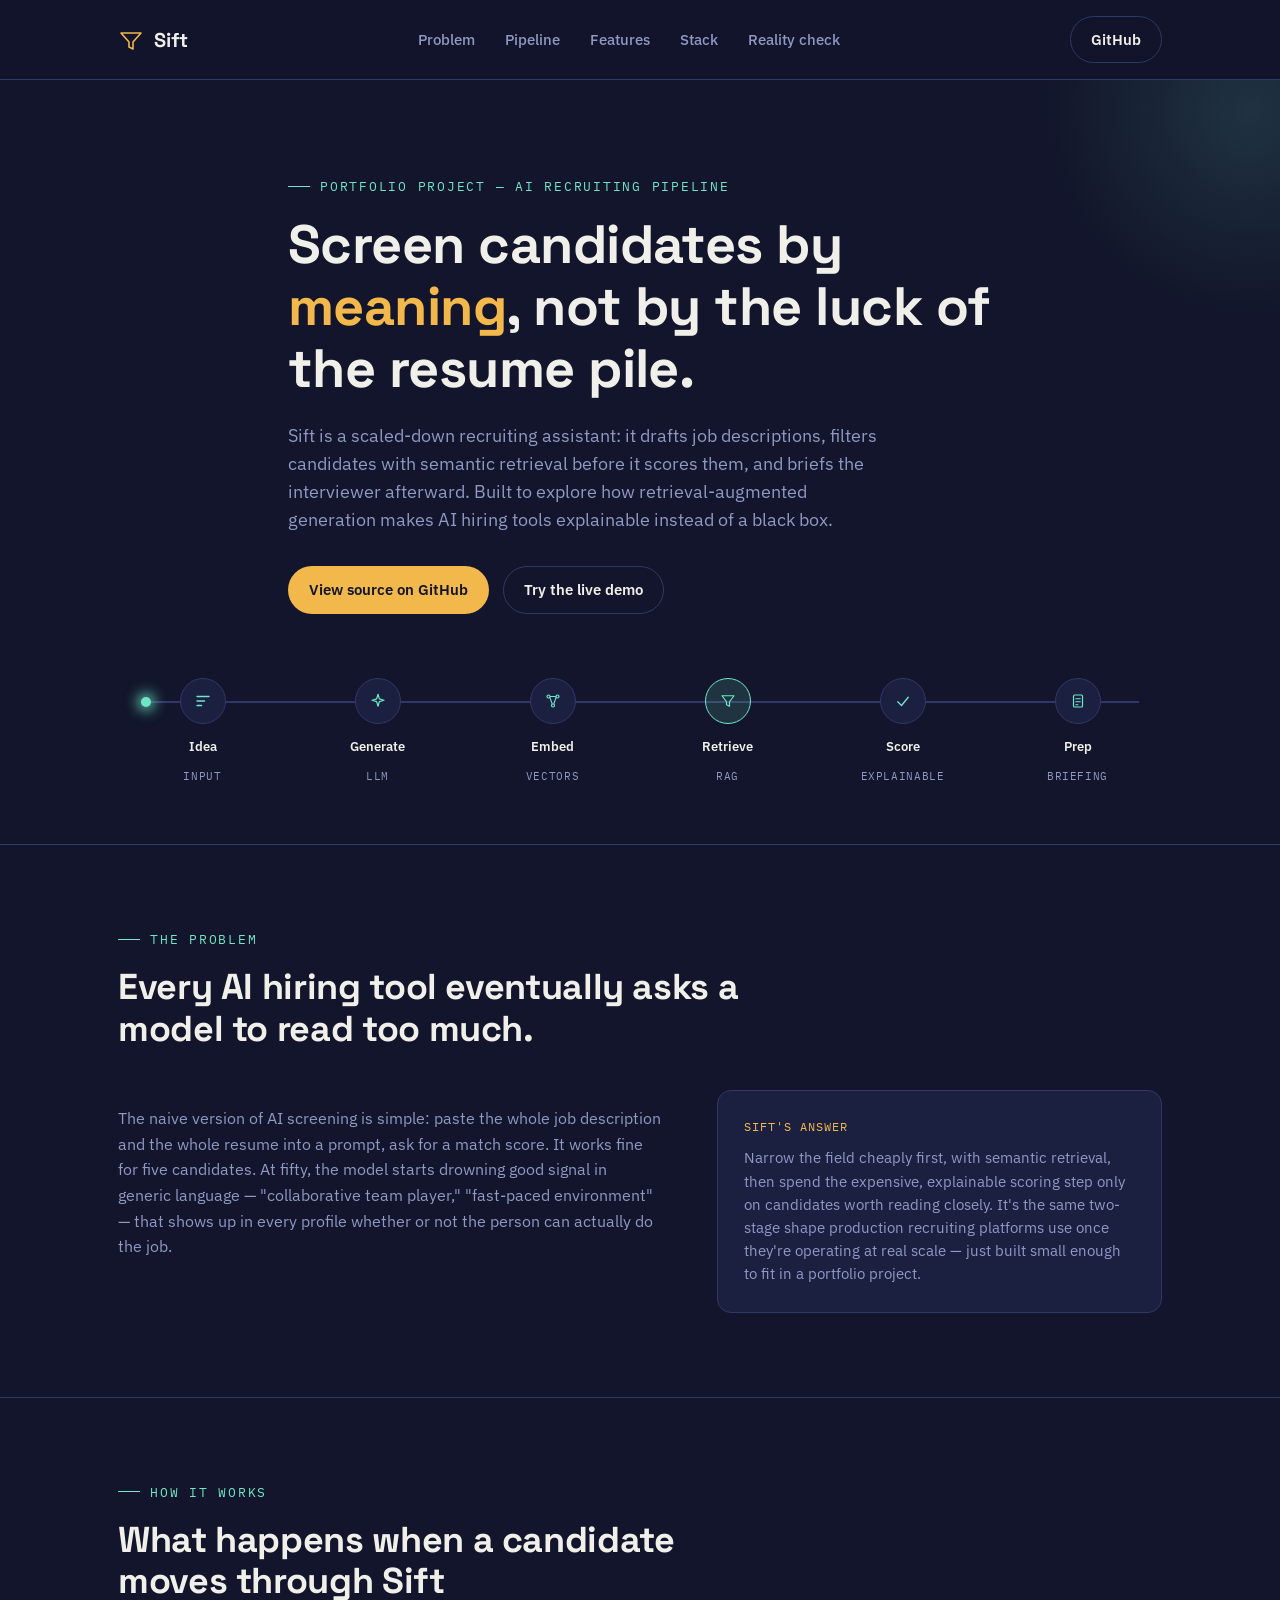
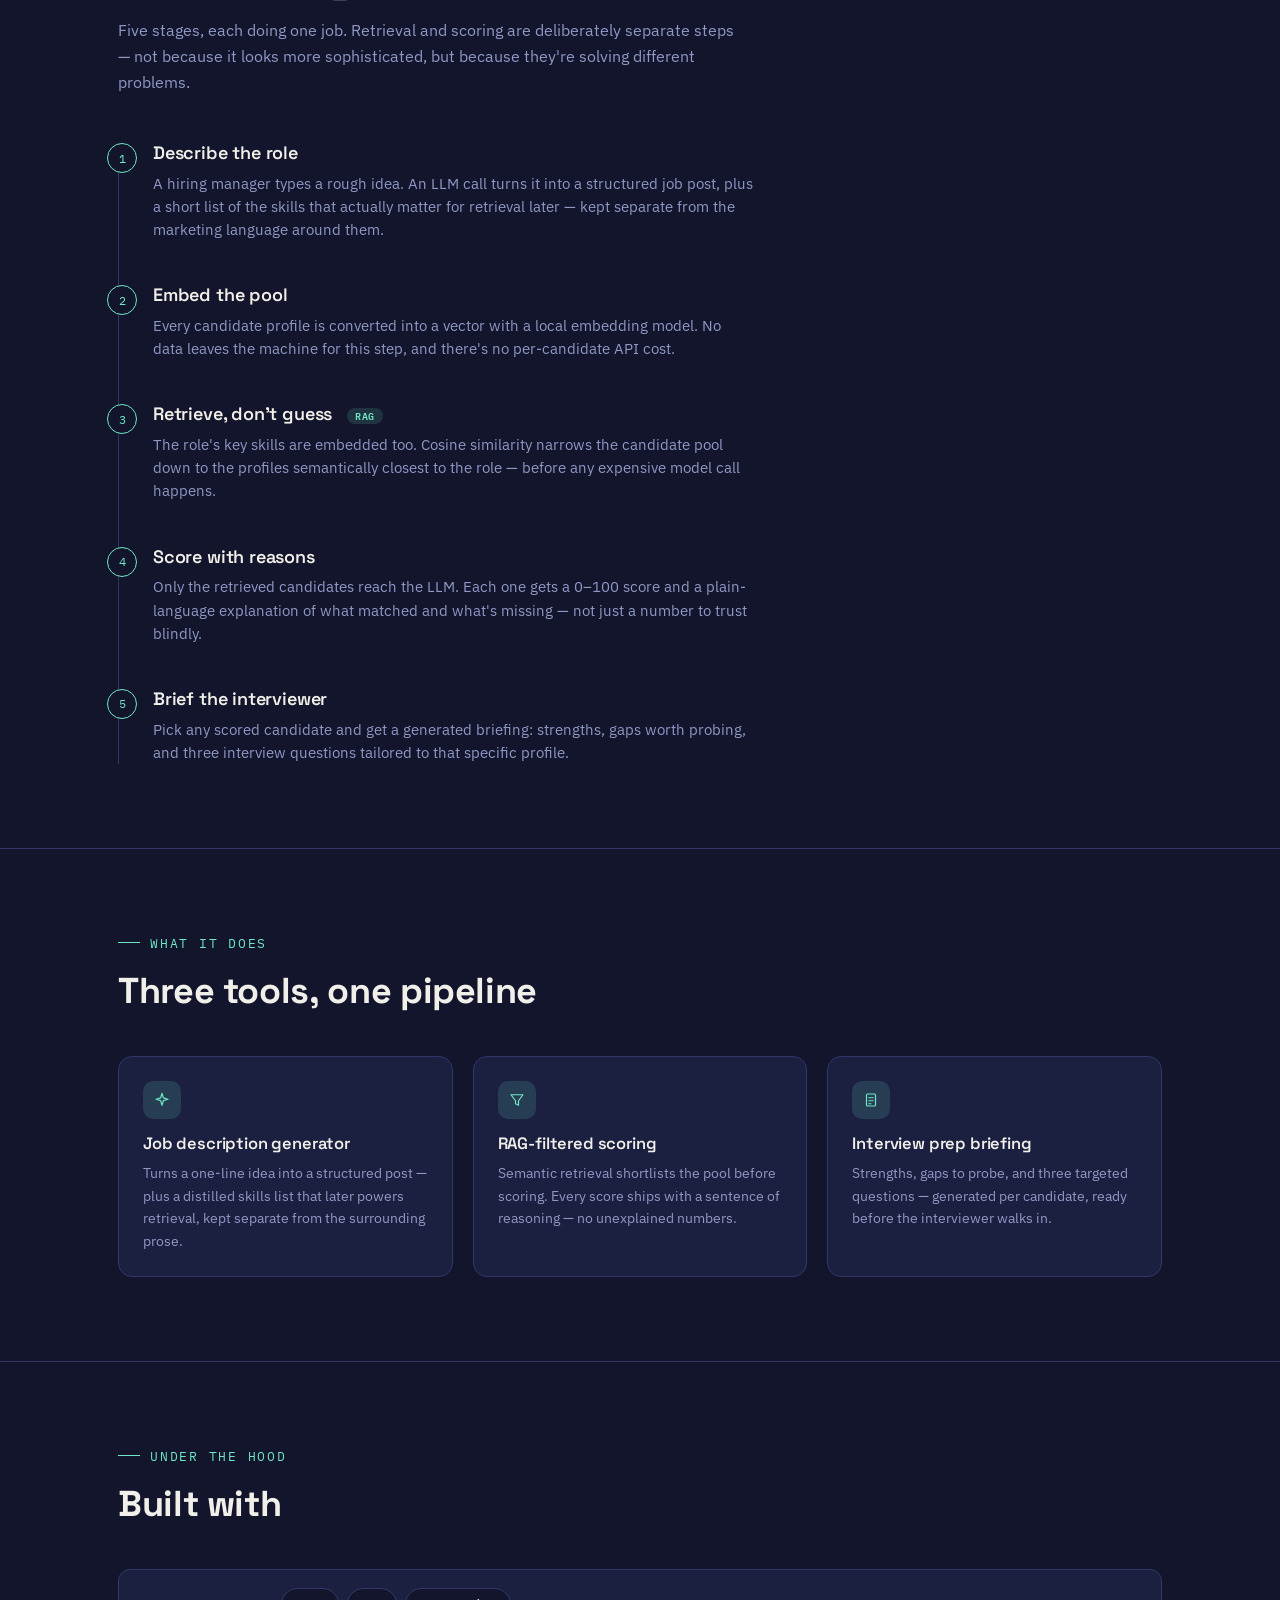
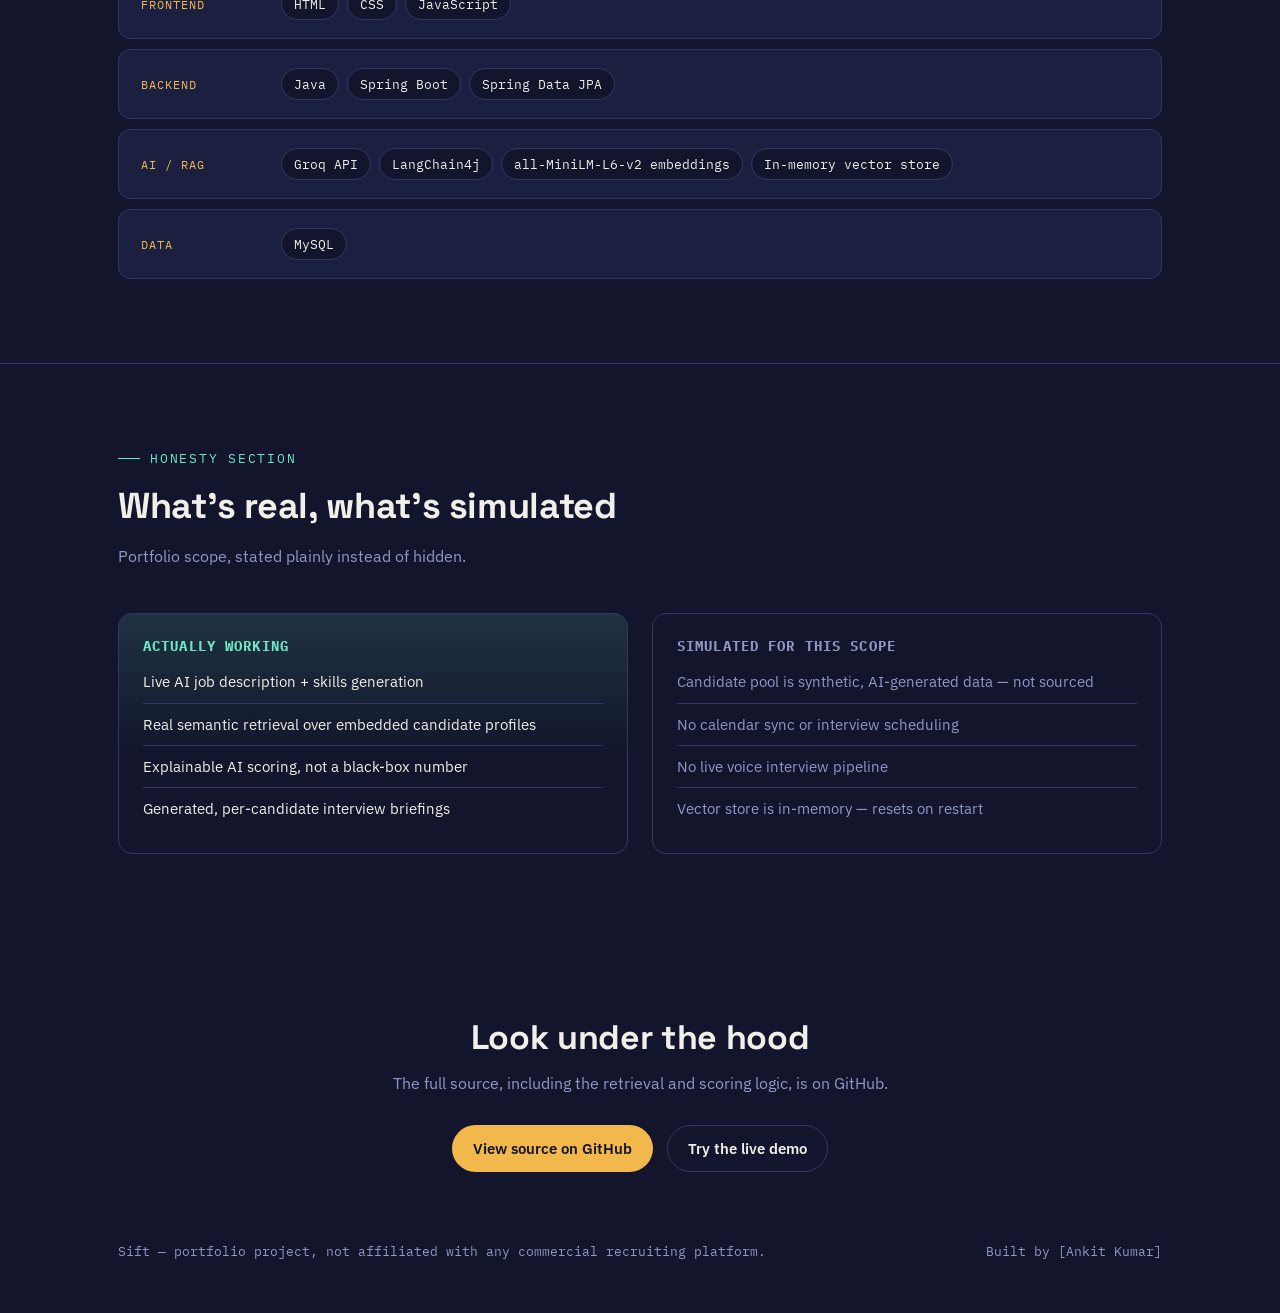
<file: frontend/index.html>
<!DOCTYPE html>
<html lang="en">
<head>
<meta charset="UTF-8">
<meta name="viewport" content="width=device-width, initial-scale=1.0">
<title>Sift — AI recruiting pipeline (portfolio project)</title>
  <link rel="icon" type="image/svg+xml" href="favicon.svg">
<link rel="preconnect" href="https://fonts.googleapis.com">
<link rel="preconnect" href="https://fonts.gstatic.com" crossorigin>
<link href="https://fonts.googleapis.com/css2?family=Space+Grotesk:wght@500;600;700&family=IBM+Plex+Sans:wght@400;500;600&family=IBM+Plex+Mono:wght@400;500&display=swap" rel="stylesheet">
<style>
  :root{
    --bg:#12152B;
    --surface:#1B2040;
    --surface-2:#212752;
    --border:#323768;
    --text:#F1EFE9;
    --text-muted:#9098C4;
    --accent:#F2B84B;
    --accent-ink:#12152B;
    --accent-2:#6FE7C5;
    --accent-2-dim:rgba(111,231,197,0.14);
    --radius:14px;
    --maxw:1100px;
  }

  *{box-sizing:border-box;}
  html{scroll-behavior:smooth;}

  body{
    margin:0;
    background:var(--bg);
    color:var(--text);
    font-family:'IBM Plex Sans', sans-serif;
    line-height:1.6;
    -webkit-font-smoothing:antialiased;
  }

  h1,h2,h3{
    font-family:'Space Grotesk', sans-serif;
    line-height:1.15;
    margin:0;
    letter-spacing:-0.01em;
  }

  .mono{
    font-family:'IBM Plex Mono', monospace;
  }

  a{color:inherit;}

  ::selection{background:var(--accent-2-dim); color:var(--text);}

  :focus-visible{
    outline:2px solid var(--accent-2);
    outline-offset:3px;
    border-radius:4px;
  }

  .wrap{
    max-width:var(--maxw);
    margin:0 auto;
    padding:0 28px;
  }

  .eyebrow{
    font-family:'IBM Plex Mono', monospace;
    font-size:12.5px;
    letter-spacing:0.14em;
    text-transform:uppercase;
    color:var(--accent-2);
    display:flex;
    align-items:center;
    gap:10px;
    margin-bottom:18px;
  }
  .eyebrow::before{
    content:"";
    width:22px;
    height:1px;
    background:var(--accent-2);
    display:inline-block;
  }

  
  header{
    position:sticky;
    top:0;
    z-index:50;
    background:rgba(18,21,43,0.82);
    backdrop-filter:blur(10px);
    border-bottom:1px solid var(--border);
  }
  .nav{
    max-width:var(--maxw);
    margin:0 auto;
    padding:16px 28px;
    display:flex;
    align-items:center;
    justify-content:space-between;
  }
  .brand{
    display:flex;
    align-items:center;
    gap:10px;
    font-family:'Space Grotesk', sans-serif;
    font-weight:700;
    font-size:20px;
    letter-spacing:-0.01em;
  }
  .brand svg{display:block;}
  .navlinks{
    display:flex;
    gap:30px;
    font-size:14.5px;
    font-weight:500;
  }
  .navlinks a{
    text-decoration:none;
    color:var(--text-muted);
    transition:color .15s ease;
  }
  .navlinks a:hover{color:var(--text);}
  .nav-cta{
    display:flex;
    gap:12px;
    align-items:center;
  }
  @media (max-width:820px){
    .navlinks{display:none;}
  }

  
  .btn{
    display:inline-flex;
    align-items:center;
    gap:8px;
    padding:11px 20px;
    border-radius:999px;
    font-weight:600;
    font-size:14.5px;
    text-decoration:none;
    border:1px solid transparent;
    cursor:pointer;
    transition:transform .15s ease, opacity .15s ease, border-color .15s ease;
    white-space:nowrap;
  }
  .btn:hover{transform:translateY(-1px);}
  .btn-primary{
    background:var(--accent);
    color:var(--accent-ink);
  }
  .btn-primary:hover{opacity:0.92;}
  .btn-ghost{
    background:transparent;
    color:var(--text);
    border-color:var(--border);
  }
  .btn-ghost:hover{border-color:var(--accent-2);}

  
  .hero{
    padding:96px 0 60px;
    border-bottom:1px solid var(--border);
    position:relative;
    overflow:hidden;
  }
  .hero::before{
    content:"";
    position:absolute;
    top:-180px; right:-180px;
    width:420px; height:420px;
    background:radial-gradient(circle, var(--accent-2-dim), transparent 70%);
    pointer-events:none;
  }
  .hero-inner{
    max-width:760px;
  }
  .hero h1{
    font-size:clamp(34px, 5.2vw, 54px);
    font-weight:700;
  }
  .hero h1 em{
    font-style:normal;
    color:var(--accent);
  }
  .hero p.lede{
    margin-top:22px;
    font-size:17.5px;
    color:var(--text-muted);
    max-width:600px;
  }
  .hero-ctas{
    margin-top:32px;
    display:flex;
    gap:14px;
    flex-wrap:wrap;
  }

  
  .pipeline-strip{
    margin-top:64px;
    position:relative;
  }
  .pipeline-track{
    display:flex;
    justify-content:space-between;
    align-items:flex-start;
    position:relative;
    gap:6px;
  }
  .pipeline-line{
    position:absolute;
    top:23px;
    left:23px;
    right:23px;
    height:2px;
    background:var(--border);
    z-index:0;
  }
  .pipeline-pulse{
    position:absolute;
    top:-4px;
    left:0;
    width:10px;
    height:10px;
    border-radius:50%;
    background:var(--accent-2);
    box-shadow:0 0 14px 3px var(--accent-2);
    animation:travel 6s linear infinite;
  }
  @keyframes travel{
    0%{left:0%;}
    100%{left:calc(100% - 10px);}
  }
  .p-node{
    position:relative;
    z-index:1;
    flex:1;
    display:flex;
    flex-direction:column;
    align-items:center;
    text-align:center;
    gap:12px;
  }
  .p-node .dot{
    width:46px;
    height:46px;
    border-radius:50%;
    background:var(--surface);
    border:1px solid var(--border);
    display:flex;
    align-items:center;
    justify-content:center;
    color:var(--accent-2);
  }
  .p-node.is-rag .dot{
    border-color:var(--accent-2);
    background:var(--accent-2-dim);
  }
  .p-node .label{
    font-size:12.5px;
    font-weight:600;
    color:var(--text);
  }
  .p-node .tag{
    font-family:'IBM Plex Mono', monospace;
    font-size:10.5px;
    color:var(--text-muted);
    text-transform:uppercase;
    letter-spacing:0.06em;
  }
  @media (max-width:760px){
    .pipeline-line{display:none;}
    .pipeline-track{flex-direction:column; gap:22px; align-items:flex-start;}
    .p-node{flex-direction:row; text-align:left; gap:14px;}
  }
  @media (prefers-reduced-motion: reduce){
    .pipeline-pulse{animation:none; display:none;}
  }

  
  section.block{
    padding:84px 0;
    border-bottom:1px solid var(--border);
  }
  .block h2{
    font-size:clamp(26px, 3.4vw, 36px);
    font-weight:700;
    max-width:640px;
  }
  .block .lede{
    color:var(--text-muted);
    font-size:16px;
    max-width:620px;
    margin-top:16px;
  }

  .problem-grid{
    display:grid;
    grid-template-columns:1.1fr 0.9fr;
    gap:56px;
    margin-top:40px;
    align-items:start;
  }
  .problem-card{
    background:var(--surface);
    border:1px solid var(--border);
    border-radius:var(--radius);
    padding:26px;
  }
  .problem-card .k{
    font-family:'IBM Plex Mono', monospace;
    font-size:12px;
    color:var(--accent);
    text-transform:uppercase;
    letter-spacing:0.08em;
  }
  .problem-card p{
    margin:10px 0 0;
    font-size:14.5px;
    color:var(--text-muted);
  }
  @media (max-width:820px){
    .problem-grid{grid-template-columns:1fr;}
  }

  
  .timeline{
    margin-top:48px;
    position:relative;
    padding-left:34px;
    border-left:1px solid var(--border);
  }
  .t-step{
    position:relative;
    padding-bottom:44px;
  }
  .t-step:last-child{padding-bottom:0;}
  .t-step::before{
    content:attr(data-n);
    position:absolute;
    left:-46px;
    top:0;
    width:28px;
    height:28px;
    border-radius:50%;
    background:var(--bg);
    border:1px solid var(--accent-2);
    color:var(--accent-2);
    font-family:'IBM Plex Mono', monospace;
    font-size:12px;
    display:flex;
    align-items:center;
    justify-content:center;
  }
  .t-step h3{
    font-size:18px;
    font-weight:600;
  }
  .t-step p{
    margin:8px 0 0;
    color:var(--text-muted);
    font-size:14.5px;
    max-width:600px;
  }
  .t-step .badge{
    display:inline-block;
    margin-left:10px;
    font-family:'IBM Plex Mono', monospace;
    font-size:10px;
    letter-spacing:0.06em;
    padding:2px 8px;
    border-radius:999px;
    background:var(--accent-2-dim);
    color:var(--accent-2);
    vertical-align:middle;
  }

  
  .feature-grid{
    display:grid;
    grid-template-columns:repeat(3, 1fr);
    gap:20px;
    margin-top:44px;
  }
  .feature-card{
    background:var(--surface);
    border:1px solid var(--border);
    border-radius:var(--radius);
    padding:24px;
    transition:border-color .15s ease, transform .15s ease;
  }
  .feature-card:hover{
    border-color:var(--accent-2);
    transform:translateY(-2px);
  }
  .feature-card .ic{
    width:38px; height:38px;
    border-radius:10px;
    background:var(--accent-2-dim);
    color:var(--accent-2);
    display:flex; align-items:center; justify-content:center;
    margin-bottom:16px;
  }
  .feature-card h3{
    font-size:16.5px;
    font-weight:600;
  }
  .feature-card p{
    margin:8px 0 0;
    font-size:14px;
    color:var(--text-muted);
  }
  @media (max-width:820px){
    .feature-grid{grid-template-columns:1fr;}
  }

  
  .stack-layers{
    margin-top:44px;
    display:flex;
    flex-direction:column;
    gap:10px;
  }
  .layer{
    background:var(--surface);
    border:1px solid var(--border);
    border-radius:12px;
    padding:18px 22px;
    display:flex;
    align-items:center;
    gap:20px;
    flex-wrap:wrap;
  }
  .layer .lname{
    font-family:'IBM Plex Mono', monospace;
    font-size:12px;
    text-transform:uppercase;
    letter-spacing:0.08em;
    color:var(--accent);
    width:120px;
    flex-shrink:0;
  }
  .chips{
    display:flex;
    gap:8px;
    flex-wrap:wrap;
  }
  .chip{
    font-family:'IBM Plex Mono', monospace;
    font-size:12.5px;
    padding:5px 12px;
    border-radius:999px;
    border:1px solid var(--border);
    color:var(--text);
    background:var(--bg);
  }
  @media (max-width:600px){
    .layer{flex-direction:column; align-items:flex-start;}
  }

  
  .reality-grid{
    display:grid;
    grid-template-columns:1fr 1fr;
    gap:24px;
    margin-top:44px;
  }
  .reality-col{
    border-radius:var(--radius);
    padding:24px;
    border:1px solid var(--border);
  }
  .reality-col.real{
    background:linear-gradient(180deg, var(--accent-2-dim), transparent 60%);
  }
  .reality-col h3{
    font-size:14px;
    font-family:'IBM Plex Mono', monospace;
    text-transform:uppercase;
    letter-spacing:0.08em;
  }
  .reality-col.real h3{color:var(--accent-2);}
  .reality-col.sim h3{color:var(--text-muted);}
  .reality-col ul{
    margin:16px 0 0;
    padding:0;
    list-style:none;
  }
  .reality-col li{
    font-size:14.5px;
    color:var(--text-muted);
    padding:9px 0;
    border-top:1px solid var(--border);
  }
  .reality-col li:first-child{border-top:none; padding-top:0;}
  .reality-col.real li{color:var(--text);}
  @media (max-width:700px){
    .reality-grid{grid-template-columns:1fr;}
  }

  
  footer{
    padding:80px 0 50px;
  }
  .footer-cta{
    text-align:center;
    max-width:560px;
    margin:0 auto;
  }
  .footer-cta h2{
    font-size:clamp(24px, 3.4vw, 34px);
  }
  .footer-cta p{
    color:var(--text-muted);
    margin-top:14px;
  }
  .footer-cta .hero-ctas{justify-content:center; margin-top:28px;}
  .footer-meta{
    margin-top:70px;
    display:flex;
    justify-content:space-between;
    align-items:center;
    flex-wrap:wrap;
    gap:14px;
    font-size:13px;
    color:var(--text-muted);
    font-family:'IBM Plex Mono', monospace;
  }
  
  .reveal{
    opacity:0;
    transform:translateY(16px);
    transition:opacity .5s ease, transform .5s ease;
  }
  .reveal.is-visible{
    opacity:1;
    transform:translateY(0);
  }
  @media (prefers-reduced-motion: reduce){
    .reveal{opacity:1; transform:none; transition:none;}
  }
</style>
</head>
<body>

<header>
  <div class="nav">
    <div class="brand">
      <svg width="26" height="26" viewBox="0 0 26 26" fill="none">
        <path d="M3 6H23L15 15V22L11 20V15L3 6Z" stroke="#F2B84B" stroke-width="1.6" stroke-linejoin="round"/>
      </svg>
      Sift
    </div>
    <nav class="navlinks">
      <a href="#problem">Problem</a>
      <a href="#pipeline">Pipeline</a>
      <a href="#features">Features</a>
      <a href="#stack">Stack</a>
      <a href="#reality">Reality check</a>
    </nav>
    <div class="nav-cta">
      <a class="btn btn-ghost" href="https://github.com/Ankit-0909/sift-ai-recruiter" target="_blank" rel="noopener">GitHub</a>
    </div>
  </div>
</header>

<section class="hero">
  <div class="wrap hero-inner">
    <div class="eyebrow">Portfolio project — AI recruiting pipeline</div>
    <h1>Screen candidates by <em>meaning</em>, not by the luck of the resume pile.</h1>
    <p class="lede">Sift is a scaled-down recruiting assistant: it drafts job descriptions, filters candidates with semantic retrieval before it scores them, and briefs the interviewer afterward. Built to explore how retrieval-augmented generation makes AI hiring tools explainable instead of a black box.</p>
    <div class="hero-ctas">
      <a class="btn btn-primary" href="https://github.com/Ankit-0909/sift-ai-recruiter" target="_blank" rel="noopener">View source on GitHub</a>
      <a class="btn btn-ghost" href="app.html" target="_blank" rel="noopener">Try the live demo</a>
    </div>
  </div>

  <div class="wrap pipeline-strip reveal">
    <div class="pipeline-track">
      <div class="pipeline-line"><span class="pipeline-pulse"></span></div>

      <div class="p-node">
        <div class="dot">
          <svg width="18" height="18" viewBox="0 0 24 24" fill="none"><path d="M4 6H20M4 12H14M4 18H10" stroke="currentColor" stroke-width="1.8" stroke-linecap="round"/></svg>
        </div>
        <div class="label">Idea</div>
        <div class="tag">Input</div>
      </div>

      <div class="p-node">
        <div class="dot">
          <svg width="18" height="18" viewBox="0 0 24 24" fill="none"><path d="M12 3L13.8 9.2L20 11L13.8 12.8L12 19L10.2 12.8L4 11L10.2 9.2L12 3Z" stroke="currentColor" stroke-width="1.6" stroke-linejoin="round"/></svg>
        </div>
        <div class="label">Generate</div>
        <div class="tag">LLM</div>
      </div>

      <div class="p-node">
        <div class="dot">
          <svg width="18" height="18" viewBox="0 0 24 24" fill="none"><circle cx="6" cy="6" r="2" stroke="currentColor" stroke-width="1.6"/><circle cx="18" cy="6" r="2" stroke="currentColor" stroke-width="1.6"/><circle cx="12" cy="18" r="2" stroke="currentColor" stroke-width="1.6"/><path d="M7.7 7L11 16M16.3 7L13 16M8 6H16" stroke="currentColor" stroke-width="1.4"/></svg>
        </div>
        <div class="label">Embed</div>
        <div class="tag">Vectors</div>
      </div>

      <div class="p-node is-rag">
        <div class="dot">
          <svg width="18" height="18" viewBox="0 0 24 24" fill="none"><path d="M4 5H20L14 13V19L10 17V13L4 5Z" stroke="currentColor" stroke-width="1.6" stroke-linejoin="round"/></svg>
        </div>
        <div class="label">Retrieve</div>
        <div class="tag">RAG</div>
      </div>

      <div class="p-node">
        <div class="dot">
          <svg width="18" height="18" viewBox="0 0 24 24" fill="none"><path d="M5 13L10 18L19 7" stroke="currentColor" stroke-width="1.8" stroke-linecap="round" stroke-linejoin="round"/></svg>
        </div>
        <div class="label">Score</div>
        <div class="tag">Explainable</div>
      </div>

      <div class="p-node">
        <div class="dot">
          <svg width="18" height="18" viewBox="0 0 24 24" fill="none"><rect x="6" y="4" width="12" height="16" rx="1.5" stroke="currentColor" stroke-width="1.6"/><path d="M9 9H15M9 13H15M9 17H12" stroke="currentColor" stroke-width="1.4" stroke-linecap="round"/></svg>
        </div>
        <div class="label">Prep</div>
        <div class="tag">Briefing</div>
      </div>
    </div>
  </div>
</section>

<section class="block" id="problem">
  <div class="wrap">
    <div class="eyebrow">The problem</div>
    <h2 class="reveal">Every AI hiring tool eventually asks a model to read too much.</h2>
    <div class="problem-grid">
      <p class="lede reveal">The naive version of AI screening is simple: paste the whole job description and the whole resume into a prompt, ask for a match score. It works fine for five candidates. At fifty, the model starts drowning good signal in generic language — "collaborative team player," "fast-paced environment" — that shows up in every profile whether or not the person can actually do the job.</p>
      <div class="problem-card reveal">
        <div class="k">Sift's answer</div>
        <p>Narrow the field cheaply first, with semantic retrieval, then spend the expensive, explainable scoring step only on candidates worth reading closely. It's the same two-stage shape production recruiting platforms use once they're operating at real scale — just built small enough to fit in a portfolio project.</p>
      </div>
    </div>
  </div>
</section>

<section class="block" id="pipeline">
  <div class="wrap">
    <div class="eyebrow">How it works</div>
    <h2 class="reveal">What happens when a candidate moves through Sift</h2>
    <p class="lede reveal">Five stages, each doing one job. Retrieval and scoring are deliberately separate steps — not because it looks more sophisticated, but because they're solving different problems.</p>

    <div class="timeline">
      <div class="t-step reveal" data-n="1">
        <h3>Describe the role</h3>
        <p>A hiring manager types a rough idea. An LLM call turns it into a structured job post, plus a short list of the skills that actually matter for retrieval later — kept separate from the marketing language around them.</p>
      </div>
      <div class="t-step reveal" data-n="2">
        <h3>Embed the pool</h3>
        <p>Every candidate profile is converted into a vector with a local embedding model. No data leaves the machine for this step, and there's no per-candidate API cost.</p>
      </div>
      <div class="t-step reveal" data-n="3">
        <h3>Retrieve, don't guess <span class="badge">RAG</span></h3>
        <p>The role's key skills are embedded too. Cosine similarity narrows the candidate pool down to the profiles semantically closest to the role — before any expensive model call happens.</p>
      </div>
      <div class="t-step reveal" data-n="4">
        <h3>Score with reasons</h3>
        <p>Only the retrieved candidates reach the LLM. Each one gets a 0–100 score and a plain-language explanation of what matched and what's missing — not just a number to trust blindly.</p>
      </div>
      <div class="t-step reveal" data-n="5">
        <h3>Brief the interviewer</h3>
        <p>Pick any scored candidate and get a generated briefing: strengths, gaps worth probing, and three interview questions tailored to that specific profile.</p>
      </div>
    </div>
  </div>
</section>

<section class="block" id="features">
  <div class="wrap">
    <div class="eyebrow">What it does</div>
    <h2 class="reveal">Three tools, one pipeline</h2>
    <div class="feature-grid">
      <div class="feature-card reveal">
        <div class="ic"><svg width="18" height="18" viewBox="0 0 24 24" fill="none"><path d="M12 3L13.8 9.2L20 11L13.8 12.8L12 19L10.2 12.8L4 11L10.2 9.2L12 3Z" stroke="currentColor" stroke-width="1.6" stroke-linejoin="round"/></svg></div>
        <h3>Job description generator</h3>
        <p>Turns a one-line idea into a structured post — plus a distilled skills list that later powers retrieval, kept separate from the surrounding prose.</p>
      </div>
      <div class="feature-card reveal">
        <div class="ic"><svg width="18" height="18" viewBox="0 0 24 24" fill="none"><path d="M4 5H20L14 13V19L10 17V13L4 5Z" stroke="currentColor" stroke-width="1.6" stroke-linejoin="round"/></svg></div>
        <h3>RAG-filtered scoring</h3>
        <p>Semantic retrieval shortlists the pool before scoring. Every score ships with a sentence of reasoning — no unexplained numbers.</p>
      </div>
      <div class="feature-card reveal">
        <div class="ic"><svg width="18" height="18" viewBox="0 0 24 24" fill="none"><rect x="6" y="4" width="12" height="16" rx="1.5" stroke="currentColor" stroke-width="1.6"/><path d="M9 9H15M9 13H15M9 17H12" stroke="currentColor" stroke-width="1.4" stroke-linecap="round"/></svg></div>
        <h3>Interview prep briefing</h3>
        <p>Strengths, gaps to probe, and three targeted questions — generated per candidate, ready before the interviewer walks in.</p>
      </div>
    </div>
  </div>
</section>

<section class="block" id="stack">
  <div class="wrap">
    <div class="eyebrow">Under the hood</div>
    <h2 class="reveal">Built with</h2>
    <div class="stack-layers">
      <div class="layer reveal">
        <div class="lname">Frontend</div>
        <div class="chips">
          <span class="chip">HTML</span>
          <span class="chip">CSS</span>
          <span class="chip">JavaScript</span>
        </div>
      </div>
      <div class="layer reveal">
        <div class="lname">Backend</div>
        <div class="chips">
          <span class="chip">Java</span>
          <span class="chip">Spring Boot</span>
          <span class="chip">Spring Data JPA</span>
        </div>
      </div>
      <div class="layer reveal">
        <div class="lname">AI / RAG</div>
        <div class="chips">
          <span class="chip">Groq API</span>
          <span class="chip">LangChain4j</span>
          <span class="chip">all-MiniLM-L6-v2 embeddings</span>
          <span class="chip">In-memory vector store</span>
        </div>
      </div>
      <div class="layer reveal">
        <div class="lname">Data</div>
        <div class="chips">
          <span class="chip">MySQL</span>
        </div>
      </div>
    </div>
  </div>
</section>

<section class="block" id="reality" style="border-bottom:none;">
  <div class="wrap">
    <div class="eyebrow">Honesty section</div>
    <h2 class="reveal">What's real, what's simulated</h2>
    <p class="lede reveal">Portfolio scope, stated plainly instead of hidden.</p>
    <div class="reality-grid">
      <div class="reality-col real reveal">
        <h3>Actually working</h3>
        <ul>
          <li>Live AI job description + skills generation</li>
          <li>Real semantic retrieval over embedded candidate profiles</li>
          <li>Explainable AI scoring, not a black-box number</li>
          <li>Generated, per-candidate interview briefings</li>
        </ul>
      </div>
      <div class="reality-col sim reveal">
        <h3>Simulated for this scope</h3>
        <ul>
          <li>Candidate pool is synthetic, AI-generated data — not sourced</li>
          <li>No calendar sync or interview scheduling</li>
          <li>No live voice interview pipeline</li>
          <li>Vector store is in-memory — resets on restart</li>
        </ul>
      </div>
    </div>
  </div>
</section>

<footer>
  <div class="wrap">
    <div class="footer-cta">
      <h2 class="reveal">Look under the hood</h2>
      <p class="reveal">The full source, including the retrieval and scoring logic, is on GitHub.</p>
      <div class="hero-ctas reveal">
        <a class="btn btn-primary" href="https://github.com/Ankit-0909/sift-ai-recruiter" target="_blank" rel="noopener">View source on GitHub</a>
        <a class="btn btn-ghost" href="app.html" target="_blank" rel="noopener">Try the live demo</a>
      </div>
    </div>
    <div class="footer-meta">
      <span>Sift — portfolio project, not affiliated with any commercial recruiting platform.</span>
      <span>Built by [Ankit Kumar]</span>
    </div>
  </div>
</footer>

<script>
  const revealEls = document.querySelectorAll('.reveal');
  if ('IntersectionObserver' in window) {
    const io = new IntersectionObserver((entries) => {
      entries.forEach(entry => {
        if (entry.isIntersecting) {
          entry.target.classList.add('is-visible');
          io.unobserve(entry.target);
        }
      });
    }, { threshold: 0.12 });
    revealEls.forEach(el => io.observe(el));
  } else {
    revealEls.forEach(el => el.classList.add('is-visible'));
  }
</script>

</body>
</html>
</file>
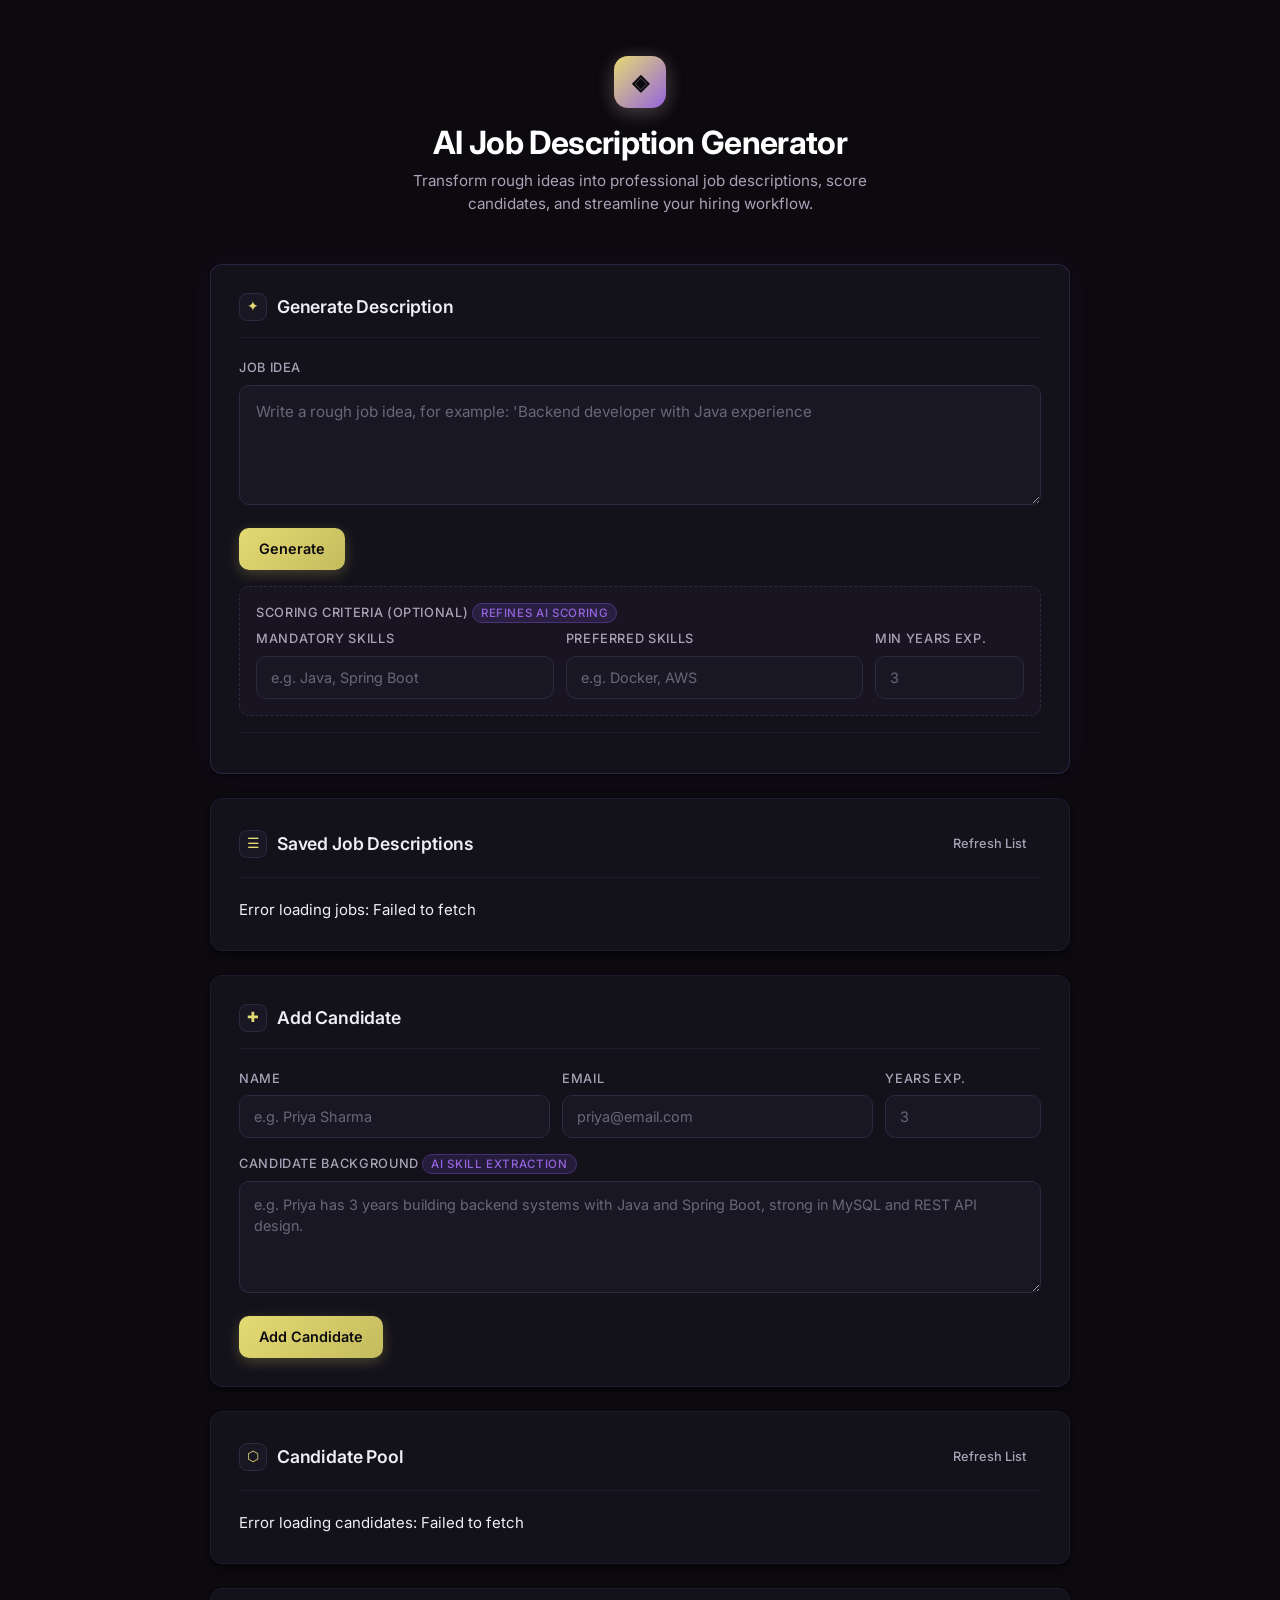
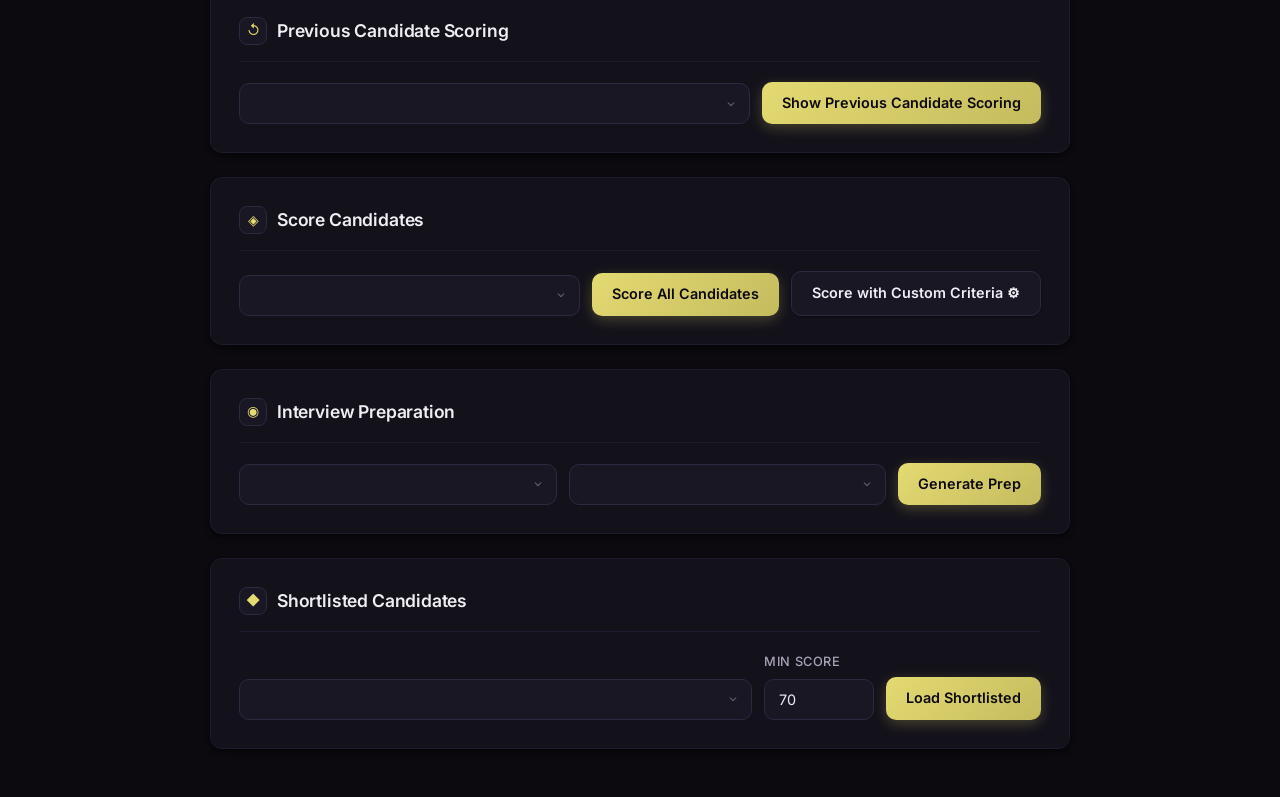
<file: frontend/app.html>
<!DOCTYPE html>
<html lang="en">
<head>
    <meta charset="UTF-8">
    <meta name="viewport" content="width=device-width, initial-scale=1.0">
    <title>Sift - Job Description Generator</title>
    <link rel="stylesheet" href="style.css">
    <link rel="icon" type="image/svg+xml" href="favicon.svg">
    <base target="_blank">
</head>
<body>
<div class="app-wrapper">
    <div class="container">
        <header class="page-header">
            <div class="brand-mark">
                <span class="brand-icon">◈</span>
            </div>
            <h1>AI Job Description Generator</h1>
            <p class="subtitle">Transform rough ideas into professional job descriptions, score candidates, and streamline your hiring workflow.</p>
        </header>


        <section class="section-card primary-section">
            <div class="section-header">
                <span class="section-icon">✦</span>
                <h2>Generate Description</h2>
            </div>
            <div class="input-group">
                <label for="ideaInput">Job Idea</label>
                <textarea id="ideaInput" placeholder="Write a rough job idea, for example: 'Backend developer with Java experience"></textarea>
            </div>
            <div class="action-row">
                <button class="btn-primary" onclick="generateJobDescription()">Generate</button>
            </div>
            <div id="result" class="result-panel"></div>
            <div class="input-group criteria-group">
                <label class="label-with-badge">
                    Scoring Criteria (Optional)
                    <span class="ai-badge">Refines AI Scoring</span>
                </label>
                <div class="form-row">
                    <div class="input-wrapper" style="flex:2;">
                        <label for="mandatorySkillsInput">Mandatory Skills</label>
                        <input type="text" id="mandatorySkillsInput" placeholder="e.g. Java, Spring Boot">
                    </div>
                    <div class="input-wrapper" style="flex:2;">
                        <label for="preferredSkillsInput">Preferred Skills</label>
                        <input type="text" id="preferredSkillsInput" placeholder="e.g. Docker, AWS">
                    </div>
                    <div class="input-wrapper" style="flex:1;">
                        <label for="minExpInput">Min Years Exp.</label>
                        <input type="number" id="minExpInput" placeholder="3">
                    </div>
                </div>
            </div>
            <div class="action-row secondary-actions">
                <button id="saveBtn" class="btn-secondary" onclick="saveJobDescription()" style="display:none;">Save to Database</button>
                <div id="saveStatus" class="status-message"></div>
            </div>
        </section>


        <section class="section-card">
            <div class="section-header">
                <span class="section-icon">☰</span>
                <h2>Saved Job Descriptions</h2>
                <button class="btn-ghost btn-small" onclick="loadAllJobs()">Refresh List</button>
            </div>
            <div id="jobList" class="content-list"></div>
        </section>


        <section class="section-card">
            <div class="section-header">
                <span class="section-icon">✚</span>
                <h2>Add Candidate</h2>
            </div>
            <div class="input-group">
                <div class="form-row">
                    <div class="input-wrapper" style="flex:2;">
                        <label for="newCandName">Name</label>
                        <input type="text" id="newCandName" placeholder="e.g. Priya Sharma">
                    </div>
                    <div class="input-wrapper" style="flex:2;">
                        <label for="newCandEmail">Email</label>
                        <input type="email" id="newCandEmail" placeholder="priya@email.com">
                    </div>
                    <div class="input-wrapper" style="flex:1;">
                        <label for="newCandExp">Years Exp.</label>
                        <input type="number" id="newCandExp" placeholder="3">
                    </div>
                </div>
            </div>
            <div class="input-group">
                <label for="newCandDesc" class="label-with-badge">
                    Candidate Background
                    <span class="ai-badge">AI Skill Extraction</span>
                </label>
                <textarea id="newCandDesc" rows="4" placeholder="e.g. Priya has 3 years building backend systems with Java and Spring Boot, strong in MySQL and REST API design."></textarea>
            </div>
            <div class="action-row">
                <button class="btn-primary" onclick="addCandidateManually()">Add Candidate</button>
            </div>
            <div id="addCandStatus" class="status-message"></div>
        </section>

        <section class="section-card">
            <div class="section-header">
                <span class="section-icon">⬡</span>
                <h2>Candidate Pool</h2>
                <button class="btn-ghost btn-small" onclick="loadCandidateProfiles()">Refresh List</button>
            </div>
            <div id="candidateList" class="content-list"></div>
        </section>


        <section class="section-card">
            <div class="section-header">
                <span class="section-icon">↺</span>
                <h2>Previous Candidate Scoring</h2>
            </div>
            <div class="form-row">
                <div class="select-wrapper">
                    <select id="historyJobSelect"></select>
                </div>
                <button class="btn-primary" onclick="loadPreviousScores()">Show Previous Candidate Scoring</button>
            </div>
            <div id="historyResults" class="content-list"></div>
        </section>


        <section class="section-card">
            <div class="section-header">
                <span class="section-icon">◈</span>
                <h2>Score Candidates</h2>
            </div>
            <div class="form-row">
                <div class="select-wrapper">
                    <select id="jobSelect"></select>
                </div>
                <button class="btn-primary" onclick="scoreAllCandidates()">Score All Candidates</button>
                <button class="btn-secondary" onclick="toggleCustomCriteriaPanel()">Score with Custom Criteria ⚙</button>
            </div>


            <div id="customCriteriaPanel" class="criteria-group" style="display:none;">
                <label class="label-with-badge">
                    Custom Scoring Criteria
                    <span class="ai-badge">Session Only — Not Saved</span>
                </label>
                <div class="form-row">
                    <div class="input-wrapper" style="flex:2;">
                        <label for="customMandatorySkills">Mandatory Skills</label>
                        <input type="text" id="customMandatorySkills" placeholder="e.g. Backend development">
                    </div>
                    <div class="input-wrapper" style="flex:2;">
                        <label for="customPreferredSkills">Preferred Skills</label>
                        <input type="text" id="customPreferredSkills" placeholder="e.g. Java, Spring Boot">
                    </div>
                    <div class="input-wrapper" style="flex:1;">
                        <label for="customMinExp">Min Years Exp.</label>
                        <input type="number" id="customMinExp" placeholder="3">
                    </div>
                </div>
                <div class="input-group" style="margin-top:12px;">
                    <label for="customRecruiterNotes">Recruiter Notes / Flexibility</label>
                    <textarea id="customRecruiterNotes" rows="3" placeholder="e.g. Open to candidates with PHP or similar backend experience instead of Java specifically, if their overall experience is strong."></textarea>
                </div>
                <div class="action-row" style="margin-top:12px;">
                    <button class="btn-primary" onclick="scoreWithCustomCriteria()">Score with these Criteria</button>
                </div>
            </div>

            <div id="scoreResults" class="content-list"></div>
        </section>


        <section class="section-card">
            <div class="section-header">
                <span class="section-icon">◉</span>
                <h2>Interview Preparation</h2>
            </div>
            <div class="form-row">
                <div class="select-wrapper">
                    <select id="prepJobSelect"></select>
                </div>
                <div class="select-wrapper">
                    <select id="candidateSelect"></select>
                </div>
                <button class="btn-primary" onclick="generateInterviewPrep()">Generate Prep</button>
            </div>
            <div id="prepResult" class="result-panel"></div>
        </section>


        <section class="section-card">
            <div class="section-header">
                <span class="section-icon">◆</span>
                <h2>Shortlisted Candidates</h2>
            </div>
            <div class="form-row">
                <div class="select-wrapper">
                    <select id="outreachJobSelect"></select>
                </div>
                <div class="input-wrapper threshold-wrapper">
                    <label for="thresholdInput">Min Score</label>
                    <input type="number" id="thresholdInput" value="70" min="0" max="100" placeholder="Min score">
                </div>
                <button class="btn-primary" onclick="loadShortlisted()">Load Shortlisted</button>
            </div>
            <div id="shortlistResults" class="content-list"></div>
        </section>
    </div>
</div>
<script src="script.js"></script>
</body>
</html>
</file>
<file: frontend/style.css>
@import url('https://fonts.googleapis.com/css2?family=Inter:wght@400;500;600;700&display=swap');


:root {
    --gold: #E4DA72;
    --gold-dim: #c4bb5e;
    --gold-glow: rgba(228, 218, 114, 0.15);
    --gold-glow-strong: rgba(228, 218, 114, 0.3);
    --purple: #9564DD;
    --purple-dim: #7a4fc4;
    --purple-glow: rgba(149, 100, 221, 0.15);
    --purple-glow-strong: rgba(149, 100, 221, 0.3);

    --bg-primary: #0c0a0f;
    --bg-secondary: #13111a;
    --bg-tertiary: #1a1724;
    --bg-elevated: #1e1b2e;
    --border-subtle: #1e1b2e;
    --border-default: #2d2940;
    --border-focus: var(--purple);
    --text-primary: #f0eef5;
    --text-secondary: #a9a3b8;
    --text-muted: #6b6578;
    --success: #7dd87d;
    --warning: #e4c972;
    --danger: #e47d7d;
    --info: #7da8e4;

    --radius-sm: 8px;
    --radius-md: 10px;
    --radius-lg: 12px;
    --shadow-sm: 0 1px 2px 0 rgba(0, 0, 0, 0.5);
    --shadow-md: 0 4px 6px -1px rgba(0, 0, 0, 0.45), 0 2px 4px -2px rgba(0, 0, 0, 0.35);
    --shadow-lg: 0 10px 15px -3px rgba(0, 0, 0, 0.5), 0 4px 6px -4px rgba(0, 0, 0, 0.4);
    --shadow-gold: 0 0 24px rgba(228, 218, 114, 0.08);
    --shadow-purple: 0 0 24px rgba(149, 100, 221, 0.08);
    --transition-fast: 150ms ease;
    --transition-base: 200ms ease;
    --transition-slow: 300ms ease;
}


*, *::before, *::after {
    box-sizing: border-box;
    margin: 0;
    padding: 0;
}

html {
    scroll-behavior: smooth;
    -webkit-font-smoothing: antialiased;
    -moz-osx-font-smoothing: grayscale;
}

body {
    font-family: 'Inter', -apple-system, BlinkMacSystemFont, "Segoe UI", Roboto, sans-serif;
    background: var(--bg-primary);
    color: var(--text-primary);
    min-height: 100vh;
    line-height: 1.6;
    font-size: 15px;
}


.app-wrapper {
    display: flex;
    justify-content: center;
    padding: 48px 20px;
    min-height: 100vh;
}

.container {
    width: 100%;
    max-width: 860px;
    display: flex;
    flex-direction: column;
    gap: 24px;
}


.page-header {
    text-align: center;
    margin-bottom: 8px;
    padding: 8px 0 16px;
}

.brand-mark {
    display: inline-flex;
    align-items: center;
    justify-content: center;
    width: 52px;
    height: 52px;
    background: linear-gradient(135deg, var(--gold) 0%, var(--purple) 100%);
    border-radius: 14px;
    margin-bottom: 16px;
    box-shadow: 0 4px 20px rgba(228, 218, 114, 0.2), 0 4px 20px rgba(149, 100, 221, 0.2);
}

.brand-icon {
    font-size: 1.4rem;
    color: #0c0a0f;
    font-weight: 700;
    line-height: 1;
}

.page-header h1 {
    font-size: 2rem;
    font-weight: 700;
    color: #ffffff;
    letter-spacing: -0.02em;
    line-height: 1.2;
    margin-bottom: 8px;
}

.page-header .subtitle {
    font-size: 0.95rem;
    color: var(--text-secondary);
    max-width: 520px;
    margin: 0 auto;
    line-height: 1.5;
}


.section-card {
    background: var(--bg-secondary);
    border: 1px solid var(--border-subtle);
    border-radius: var(--radius-lg);
    padding: 28px;
    box-shadow: var(--shadow-md);
    transition: border-color var(--transition-base), box-shadow var(--transition-base);
    animation: fadeInUp 0.5s ease backwards;
}

.section-card:nth-child(2) { animation-delay: 0.05s; }
.section-card:nth-child(3) { animation-delay: 0.1s; }
.section-card:nth-child(4) { animation-delay: 0.15s; }
.section-card:nth-child(5) { animation-delay: 0.2s; }
.section-card:nth-child(6) { animation-delay: 0.25s; }

.section-card:hover {
    border-color: var(--border-default);
    box-shadow: var(--shadow-lg);
}

.primary-section {
    border-color: rgba(149, 100, 221, 0.2);
    box-shadow: var(--shadow-md), var(--shadow-purple);
}

.primary-section:hover {
    border-color: rgba(149, 100, 221, 0.35);
}

.section-header {
    display: flex;
    align-items: center;
    gap: 10px;
    margin-bottom: 20px;
    padding-bottom: 16px;
    border-bottom: 1px solid var(--border-subtle);
}

.section-header h2 {
    font-size: 1.1rem;
    font-weight: 600;
    color: var(--text-primary);
    flex: 1;
    letter-spacing: -0.01em;
}

.section-icon {
    display: inline-flex;
    align-items: center;
    justify-content: center;
    width: 28px;
    height: 28px;
    background: var(--bg-tertiary);
    border: 1px solid var(--border-default);
    border-radius: var(--radius-sm);
    font-size: 0.85rem;
    color: var(--gold);
    line-height: 1;
}


.input-group {
    margin-bottom: 16px;
}

.input-group label,
.input-wrapper label {
    display: block;
    font-size: 0.8rem;
    font-weight: 500;
    color: var(--text-secondary);
    margin-bottom: 6px;
    text-transform: uppercase;
    letter-spacing: 0.05em;
}

textarea#ideaInput {
    width: 100%;
    height: 120px;
    background: var(--bg-tertiary);
    border: 1px solid var(--border-default);
    border-radius: var(--radius-md);
    padding: 14px 16px;
    color: var(--text-primary);
    font-family: inherit;
    font-size: 0.95rem;
    line-height: 1.6;
    resize: vertical;
    outline: none;
    transition: border-color var(--transition-fast), box-shadow var(--transition-fast);
}

textarea#ideaInput:focus {
    border-color: var(--purple);
    box-shadow: 0 0 0 3px var(--purple-glow);
}

textarea#ideaInput::placeholder {
    color: var(--text-muted);
}


.select-wrapper {
    position: relative;
    flex: 1;
    min-width: 180px;
}

.select-wrapper::after {
    content: '';
    position: absolute;
    right: 14px;
    top: 50%;
    transform: translateY(-50%);
    width: 10px;
    height: 10px;
    background-image: url("data:image/svg+xml,%3Csvg xmlns='http://www.w3.org/2000/svg' fill='none' viewBox='0 0 24 24' stroke='%236b6578' stroke-width='2.5'%3E%3Cpath stroke-linecap='round' stroke-linejoin='round' d='M19 9l-7 7-7-7'/%3E%3C/svg%3E");
    background-size: contain;
    background-repeat: no-repeat;
    pointer-events: none;
}

select {
    width: 100%;
    appearance: none;
    -webkit-appearance: none;
    background: var(--bg-tertiary);
    border: 1px solid var(--border-default);
    border-radius: var(--radius-md);
    padding: 11px 36px 11px 14px;
    color: var(--text-primary);
    font-family: inherit;
    font-size: 0.9rem;
    cursor: pointer;
    outline: none;
    transition: border-color var(--transition-fast), box-shadow var(--transition-fast);
}

select:focus {
    border-color: var(--purple);
    box-shadow: 0 0 0 3px var(--purple-glow);
}

select option {
    background: var(--bg-tertiary);
    color: var(--text-primary);
    padding: 8px;
}


#thresholdInput {
    width: 100%;
    background: var(--bg-tertiary);
    border: 1px solid var(--border-default);
    border-radius: var(--radius-md);
    padding: 11px 14px;
    color: var(--text-primary);
    font-family: inherit;
    font-size: 0.9rem;
    outline: none;
    transition: border-color var(--transition-fast), box-shadow var(--transition-fast);
}

#thresholdInput:focus {
    border-color: var(--purple);
    box-shadow: 0 0 0 3px var(--purple-glow);
}

.threshold-wrapper {
    width: 110px;
    flex-shrink: 0;
}


.form-row {
    display: flex;
    align-items: flex-end;
    gap: 12px;
    flex-wrap: wrap;
}

.form-row .select-wrapper,
.form-row .input-wrapper {
    margin-bottom: 0;
}

button {
    font-family: inherit;
    font-size: 0.9rem;
    font-weight: 600;
    padding: 11px 20px;
    border: none;
    border-radius: var(--radius-md);
    cursor: pointer;
    transition: transform var(--transition-fast), background var(--transition-fast), box-shadow var(--transition-fast);
    white-space: nowrap;
    display: inline-flex;
    align-items: center;
    justify-content: center;
    gap: 6px;
    line-height: 1.4;
}

button:active {
    transform: scale(0.97);
}

.btn-primary {
    background: linear-gradient(135deg, var(--gold) 0%, var(--gold-dim) 100%);
    color: #0c0a0f;
    box-shadow: 0 4px 14px rgba(228, 218, 114, 0.25);
}

.btn-primary:hover {
    background: linear-gradient(135deg, #f0e68a 0%, var(--gold) 100%);
    box-shadow: 0 6px 20px rgba(228, 218, 114, 0.4);
    transform: translateY(-1px);
}

.btn-secondary {
    background: var(--bg-tertiary);
    color: var(--text-primary);
    border: 1px solid var(--border-default);
    box-shadow: var(--shadow-sm);
}

.btn-secondary:hover {
    background: var(--bg-elevated);
    border-color: var(--purple);
    color: var(--purple);
    transform: translateY(-1px);
}

.btn-ghost {
    background: transparent;
    color: var(--text-secondary);
    border: 1px solid transparent;
    padding: 8px 14px;
    font-weight: 500;
    box-shadow: none;
}

.btn-ghost:hover {
    background: var(--bg-tertiary);
    color: var(--gold);
    border-color: var(--border-default);
}

.btn-small {
    padding: 7px 14px;
    font-size: 0.8rem;
}

.action-row {
    display: flex;
    align-items: center;
    gap: 12px;
    flex-wrap: wrap;
}

.secondary-actions {
    margin-top: 12px;
    padding-top: 12px;
    border-top: 1px solid var(--border-subtle);
}


.result-panel {
    margin-top: 16px;
    background: var(--bg-tertiary);
    border: 1px solid var(--border-default);
    border-radius: var(--radius-md);
    padding: 20px;
    color: var(--text-secondary);
    font-size: 0.95rem;
    line-height: 1.7;
    white-space: pre-wrap;
    word-break: break-word;
    min-height: 60px;
    transition: border-color var(--transition-base);
}

.result-panel:not(:empty) {
    border-color: rgba(228, 218, 114, 0.15);
    box-shadow: inset 0 1px 2px rgba(0, 0, 0, 0.3);
}

.result-panel:empty {
    display: none;
}

.content-list {
    display: flex;
    flex-direction: column;
    gap: 12px;
}

.status-message {
    font-size: 0.85rem;
    color: var(--gold);
    font-weight: 500;
    animation: fadeIn 0.3s ease;
}


input[type="text"],
input[type="email"],
input[type="number"],
textarea {
    width: 100%;
    background: var(--bg-tertiary, #161b22);
    border: 1px solid var(--border-default, rgba(255, 255, 255, 0.1));
    border-radius: var(--radius-md, 8px);
    padding: 12px 14px;
    color: var(--text-primary, #f0f6fc);
    font-family: inherit;
    font-size: 0.9rem;
    outline: none;
    transition: border-color var(--transition-fast, 0.2s), box-shadow var(--transition-fast, 0.2s);
}


textarea {
    min-height: 110px;
    resize: vertical;
    line-height: 1.5;
}

input[type="text"]:focus,
input[type="email"]:focus,
input[type="number"]:focus,
textarea:focus {
    border-color: var(--purple, #8a5cf6);
    box-shadow: 0 0 0 3px var(--purple-glow, rgba(138, 92, 246, 0.25));
}

input::placeholder,
textarea::placeholder {
    color: var(--text-muted, #8b949e);
}


.label-with-badge {
    display: flex;
    align-items: center;
    justify-content: space-between;
    margin-bottom: 8px;
    font-size: 0.85rem;
    color: var(--text-muted, #8b949e);
}

.ai-badge {
    background: rgba(138, 92, 246, 0.15);
    color: var(--purple, #a78bfa);
    border: 1px solid rgba(138, 92, 246, 0.3);
    padding: 2px 8px;
    border-radius: 12px;
    font-size: 0.72rem;
    font-weight: 500;
}


.job-card,
.score-card,
.prep-card,
.outreach-card,
.rag-note {
    background: var(--bg-tertiary);
    border: 1px solid var(--border-default);
    border-radius: var(--radius-md);
    padding: 18px;
    transition: transform var(--transition-base), box-shadow var(--transition-base), border-color var(--transition-base);
}

.job-card:hover,
.score-card:hover,
.prep-card:hover,
.outreach-card:hover {
    transform: translateY(-2px);
    box-shadow: var(--shadow-md);
    border-color: var(--border-default);
}


.job-card {
    border-left: 3px solid var(--gold);
}

.job-card h3 {
    margin: 0 0 10px 0;
    font-size: 1rem;
    font-weight: 600;
    color: var(--text-primary);
}

.job-card button {
    background: rgba(228, 218, 114, 0.08);
    color: var(--gold);
    border: 1px solid rgba(228, 218, 114, 0.2);
    padding: 6px 12px;
    font-size: 0.8rem;
    font-weight: 500;
    box-shadow: none;
}
.job-card, .job-card p,
.score-card, .score-card p,
.prep-card, .prep-card h3, .prep-card p,
.outreach-card, .outreach-card p,
.candidate-card, .candidate-card p {
    white-space: normal;
}

.criteria-group {
    background: rgba(149, 100, 221, 0.04);
    border: 1px dashed var(--border-default);
    border-radius: var(--radius-md);
    padding: 16px;
    margin-top: 16px;
}

.job-card button:hover {
    background: rgba(228, 218, 114, 0.15);
    border-color: rgba(228, 218, 114, 0.4);
    transform: translateY(-1px);
}


.score-card {
    border-left: 3px solid var(--purple);
}

.score-card h3 {
    color: var(--text-primary);
    margin: 0 0 8px 0;
    font-size: 1rem;
    font-weight: 600;
}

.score-card p {
    color: var(--text-secondary);
    line-height: 1.6;
}


.prep-card {
    border-left: 3px solid var(--gold);
    margin-top: 10px;
}

.prep-card h3 {
    color: var(--text-primary);
    margin: 12px 0 6px 0;
    font-size: 1rem;
    font-weight: 600;
}

.prep-card h3:first-child {
    margin-top: 0;
}

.prep-card p {
    color: var(--text-secondary);
    margin: 0 0 10px 0;
    line-height: 1.6;

}
.prep-card,
.prep-card h3,
.prep-card p {
    white-space: normal;
}

.prep-card p:last-child {
    margin-bottom: 0;
}

.candidate-card {
    background: rgba(255, 255, 255, 0.03);
    border: 1px solid rgba(255, 255, 255, 0.08);
    border-left: 4px solid var(--info);
    border-radius: var(--radius-sm, 8px);
    padding: 16px 20px;
    margin-bottom: 16px;
    transition: transform 0.2s ease, background-color 0.2s ease;
}

.candidate-card:hover {
    background: rgba(255, 255, 255, 0.05);
    transform: translateY(-2px);
}

.candidate-card h3 {
    color: var(--text-primary);
    margin: 0 0 4px 0;
    font-size: 1.05rem;
    font-weight: 600;
}

.candidate-card .candidate-meta {
    font-size: 0.82rem;
    color: var(--text-muted);
    margin-bottom: 12px;
}

.candidate-card .skill-chips {
    display: flex;
    flex-wrap: wrap;
    gap: 6px;
    margin-bottom: 12px;
}

.skill-chip {
    background: rgba(125, 168, 228, 0.12);
    color: var(--info);
    border: 1px solid rgba(125, 168, 228, 0.25);
    padding: 3px 10px;
    border-radius: 4px;
    font-size: 0.75rem;
    font-weight: 500;
}

.candidate-card p {
    color: var(--text-secondary);
    line-height: 1.5;
    margin: 0;
    font-size: 0.88rem;
}

.rag-note {
    background: rgba(149, 100, 221, 0.06);
    border-left: 3px solid var(--purple);
    padding: 14px 16px;
    margin-bottom: 15px;
    font-style: italic;
    color: var(--text-secondary);
    font-size: 0.9rem;
    line-height: 1.6;
}


.outreach-card {
    border-left: 3px solid var(--purple);
}

.outreach-card h3 {
    color: var(--text-primary);
    margin: 0 0 8px 0;
    font-size: 1rem;
    font-weight: 600;
}

.outreach-card p {
    color: var(--text-secondary);
    margin: 0 0 12px 0;
    line-height: 1.6;
}

.outreach-card button {
    background: rgba(149, 100, 221, 0.1);
    color: var(--purple);
    border: 1px solid rgba(149, 100, 221, 0.25);
    padding: 8px 16px;
    font-size: 0.85rem;
    font-weight: 500;
    box-shadow: none;
}

.outreach-card button:hover {
    background: rgba(149, 100, 221, 0.18);
    border-color: rgba(149, 100, 221, 0.45);
    transform: translateY(-1px);
}


.badge-contacted {
    display: inline-block;
    background: rgba(228, 218, 114, 0.1);
    color: var(--gold);
    padding: 6px 12px;
    border-radius: var(--radius-sm);
    font-size: 0.8rem;
    font-weight: 600;
    border: 1px solid rgba(228, 218, 114, 0.2);
}


@keyframes fadeInUp {
    from {
        opacity: 0;
        transform: translateY(12px);
    }
    to {
        opacity: 1;
        transform: translateY(0);
    }
}

@keyframes fadeIn {
    from { opacity: 0; }
    to { opacity: 1; }
}


@media (max-width: 640px) {
    .app-wrapper {
        padding: 24px 16px;
    }

    .container {
        gap: 16px;
    }

    .section-card {
        padding: 20px;
    }

    .page-header h1 {
        font-size: 1.6rem;
    }

    .form-row {
        flex-direction: column;
        align-items: stretch;
    }

    .form-row .select-wrapper,
    .form-row .input-wrapper,
    .threshold-wrapper {
        width: 100%;
        min-width: auto;
    }

    .section-header {
        flex-wrap: wrap;
        gap: 8px;
    }

    .section-header h2 {
        font-size: 1rem;
    }

    button {
        width: 100%;
    }

    .action-row {
        flex-direction: column;
        align-items: stretch;
    }

    .btn-ghost {
        width: auto;
    }
}

@media (max-width: 480px) {
    .page-header h1 {
        font-size: 1.4rem;
    }

    .section-card {
        padding: 16px;
        border-radius: var(--radius-md);
    }

    .section-header {
        margin-bottom: 16px;
        padding-bottom: 12px;
    }

    .brand-mark {
        width: 44px;
        height: 44px;
        border-radius: 12px;
    }

    .brand-icon {
        font-size: 1.2rem;
    }
}


hr {
    display: none;
}
</file>
